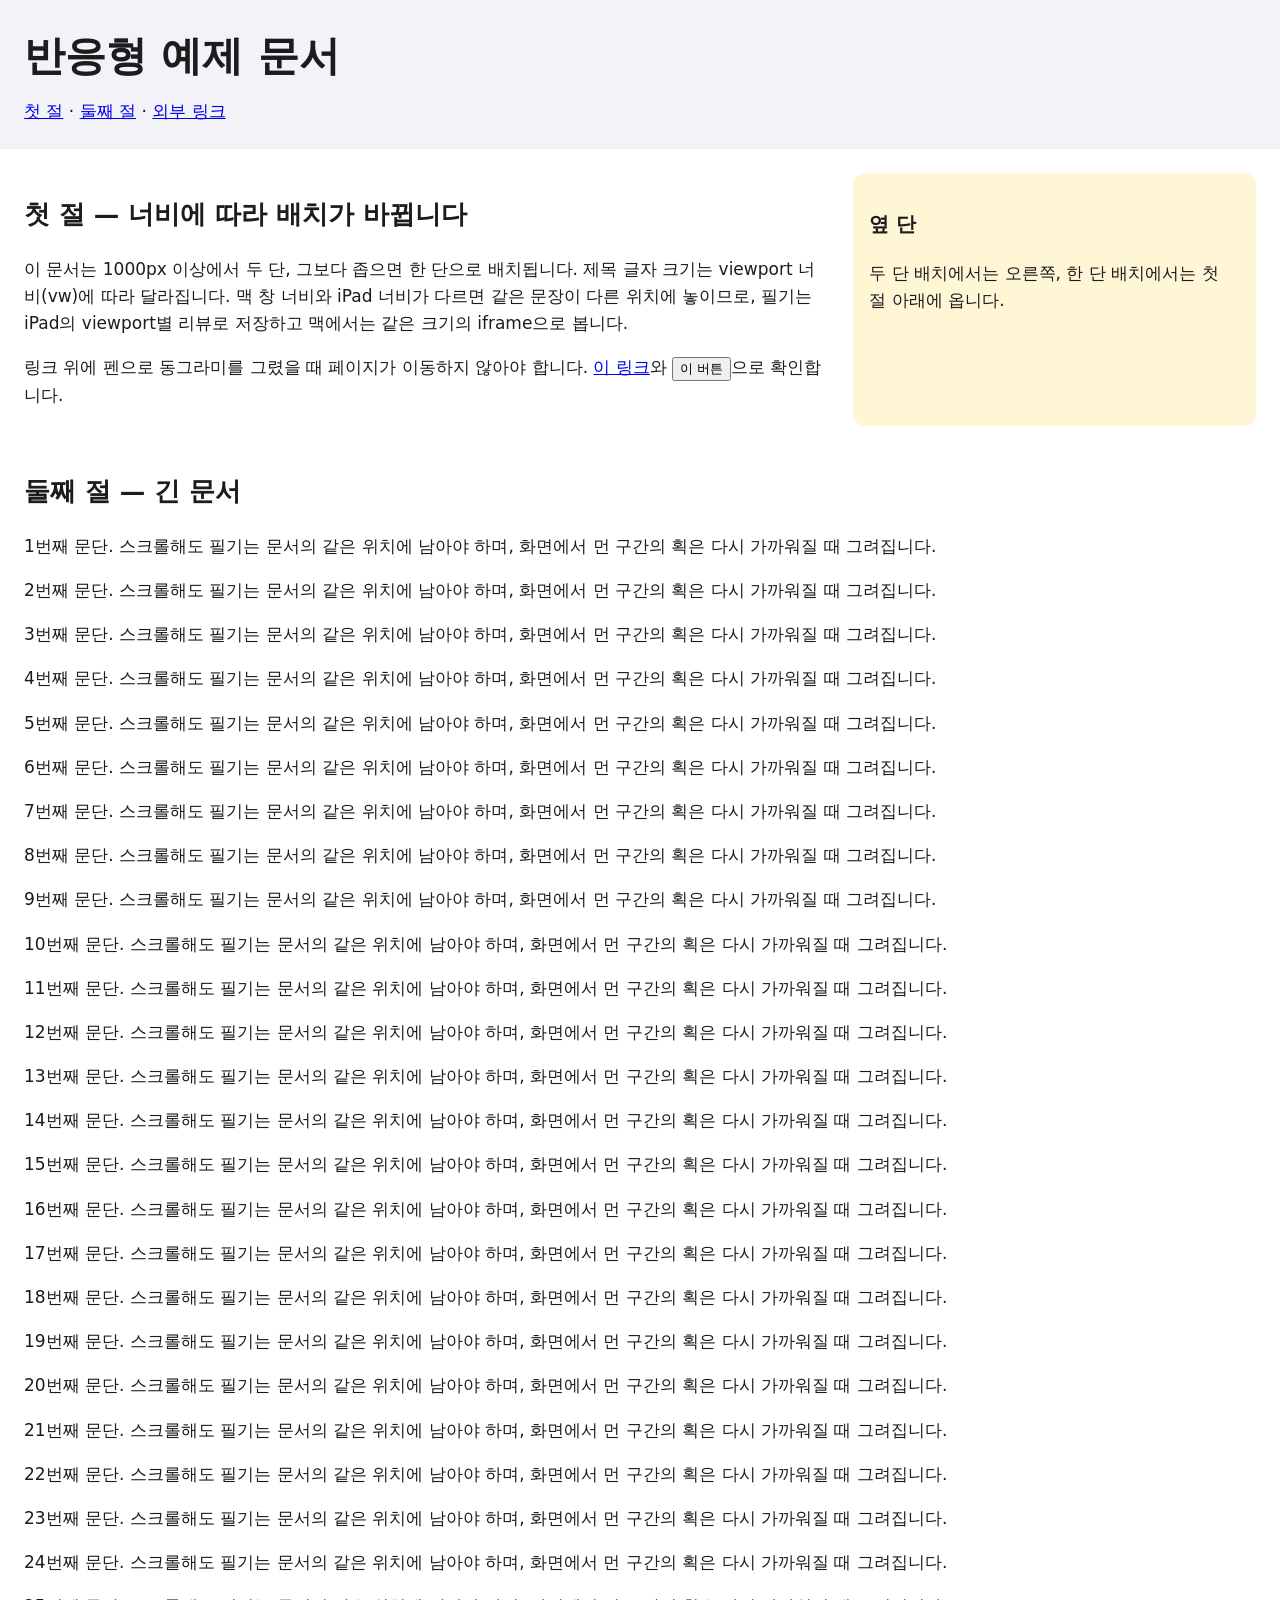
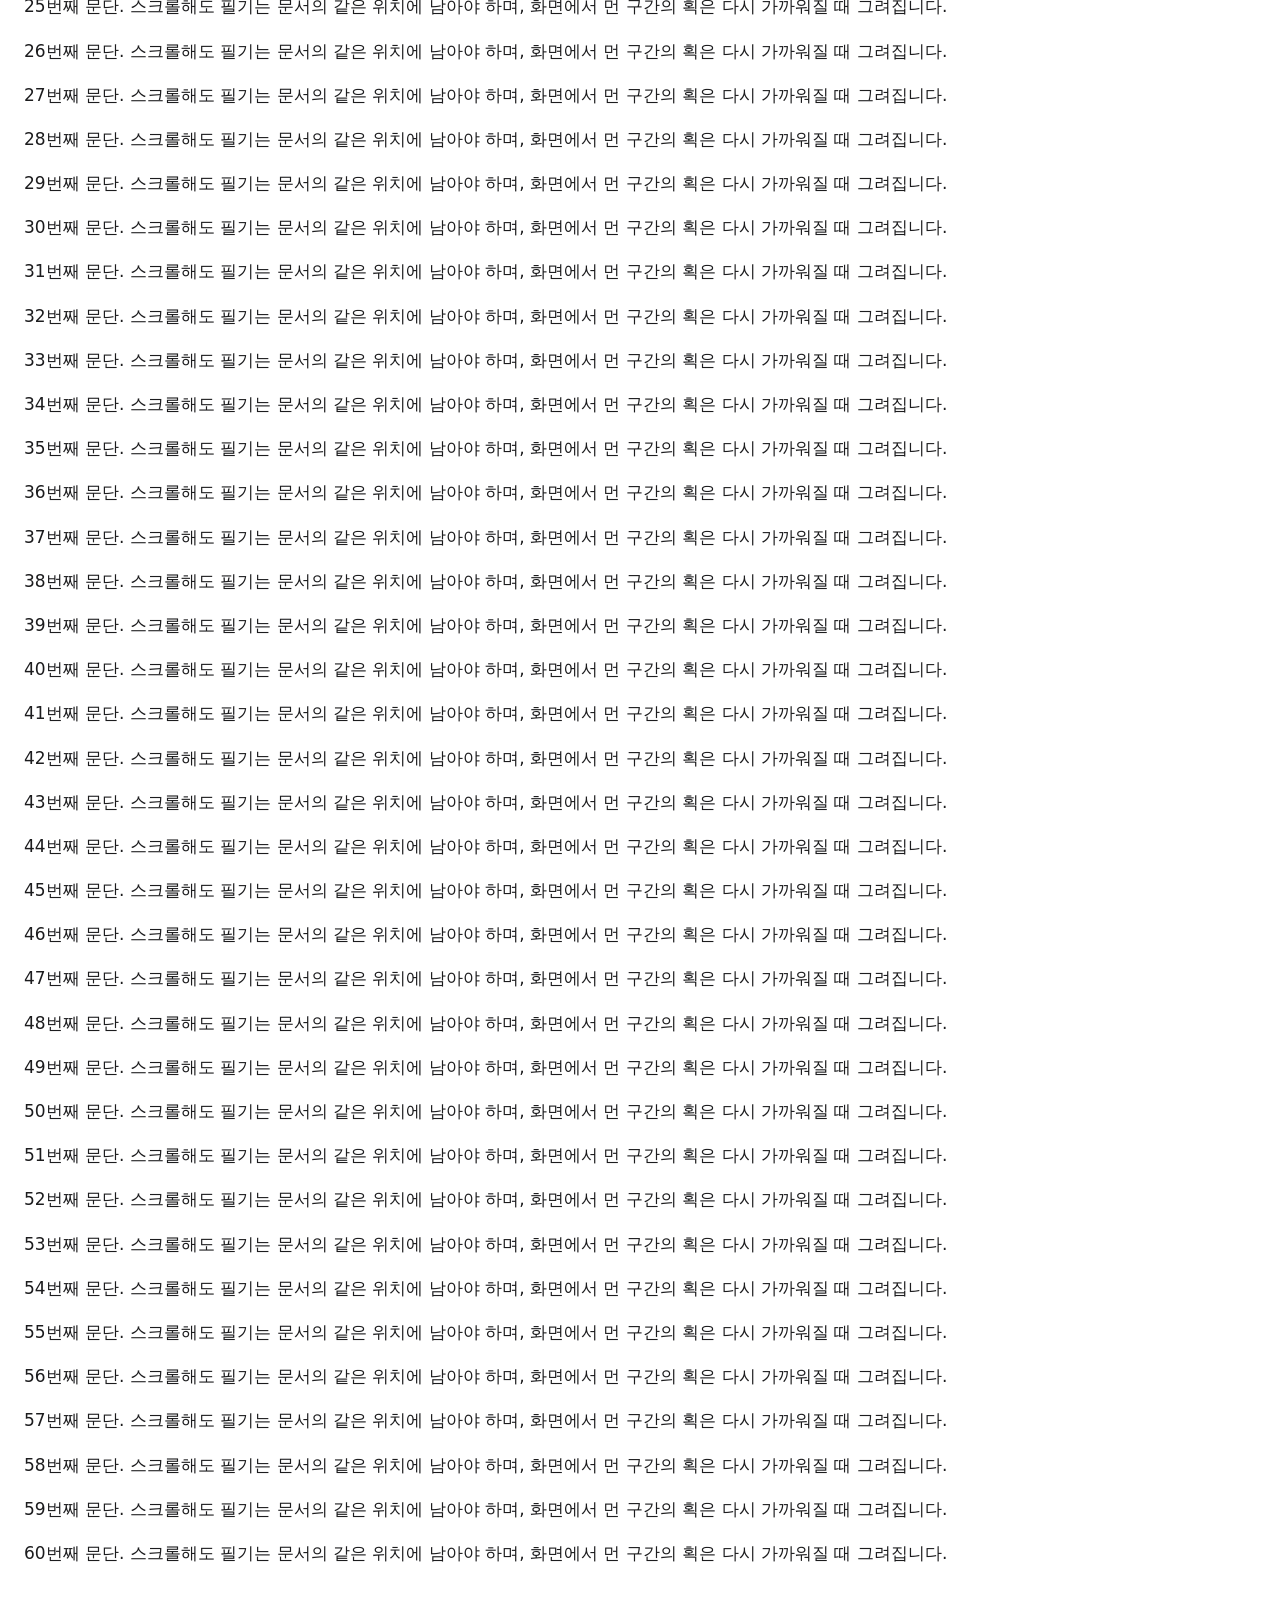
<file: library/examples/index.html>
<!doctype html>
<html lang="ko">
<head>
<meta charset="utf-8">
<meta name="viewport" content="width=device-width, initial-scale=1">
<title>반응형 예제</title>
<link rel="stylesheet" href="style.css">
</head>
<body>
<header>
  <h1>반응형 예제 문서</h1>
  <nav><a href="#one">첫 절</a> · <a href="#two">둘째 절</a> · <a href="https://example.com/">외부 링크</a></nav>
</header>
<main>
  <section id="one">
    <h2>첫 절 — 너비에 따라 배치가 바뀝니다</h2>
    <p>이 문서는 1000px 이상에서 두 단, 그보다 좁으면 한 단으로 배치됩니다. 제목 글자 크기는 viewport 너비(vw)에 따라 달라집니다. 맥 창 너비와 iPad 너비가 다르면 같은 문장이 다른 위치에 놓이므로, 필기는 iPad의 viewport별 리뷰로 저장하고 맥에서는 같은 크기의 iframe으로 봅니다.</p>
    <p>링크 위에 펜으로 동그라미를 그렸을 때 페이지가 이동하지 않아야 합니다. <a href="#two">이 링크</a>와 <button type="button" onclick="this.textContent = '눌림 ' + (+(this.dataset.n = (+this.dataset.n || 0) + 1))">이 버튼</button>으로 확인합니다.</p>
  </section>
  <aside>
    <h3>옆 단</h3>
    <p>두 단 배치에서는 오른쪽, 한 단 배치에서는 첫 절 아래에 옵니다.</p>
  </aside>
  <section id="two">
    <h2>둘째 절 — 긴 문서</h2>
  </section>
</main>
<script>
  // Long content so the canvas band has to move while scrolling.
  const two = document.getElementById('two');
  for (let i = 1; i <= 60; i++) {
    const p = document.createElement('p');
    p.textContent = `${i}번째 문단. 스크롤해도 필기는 문서의 같은 위치에 남아야 하며, 화면에서 먼 구간의 획은 다시 가까워질 때 그려집니다.`;
    two.append(p);
  }
</script>
</body>
</html>
</file>
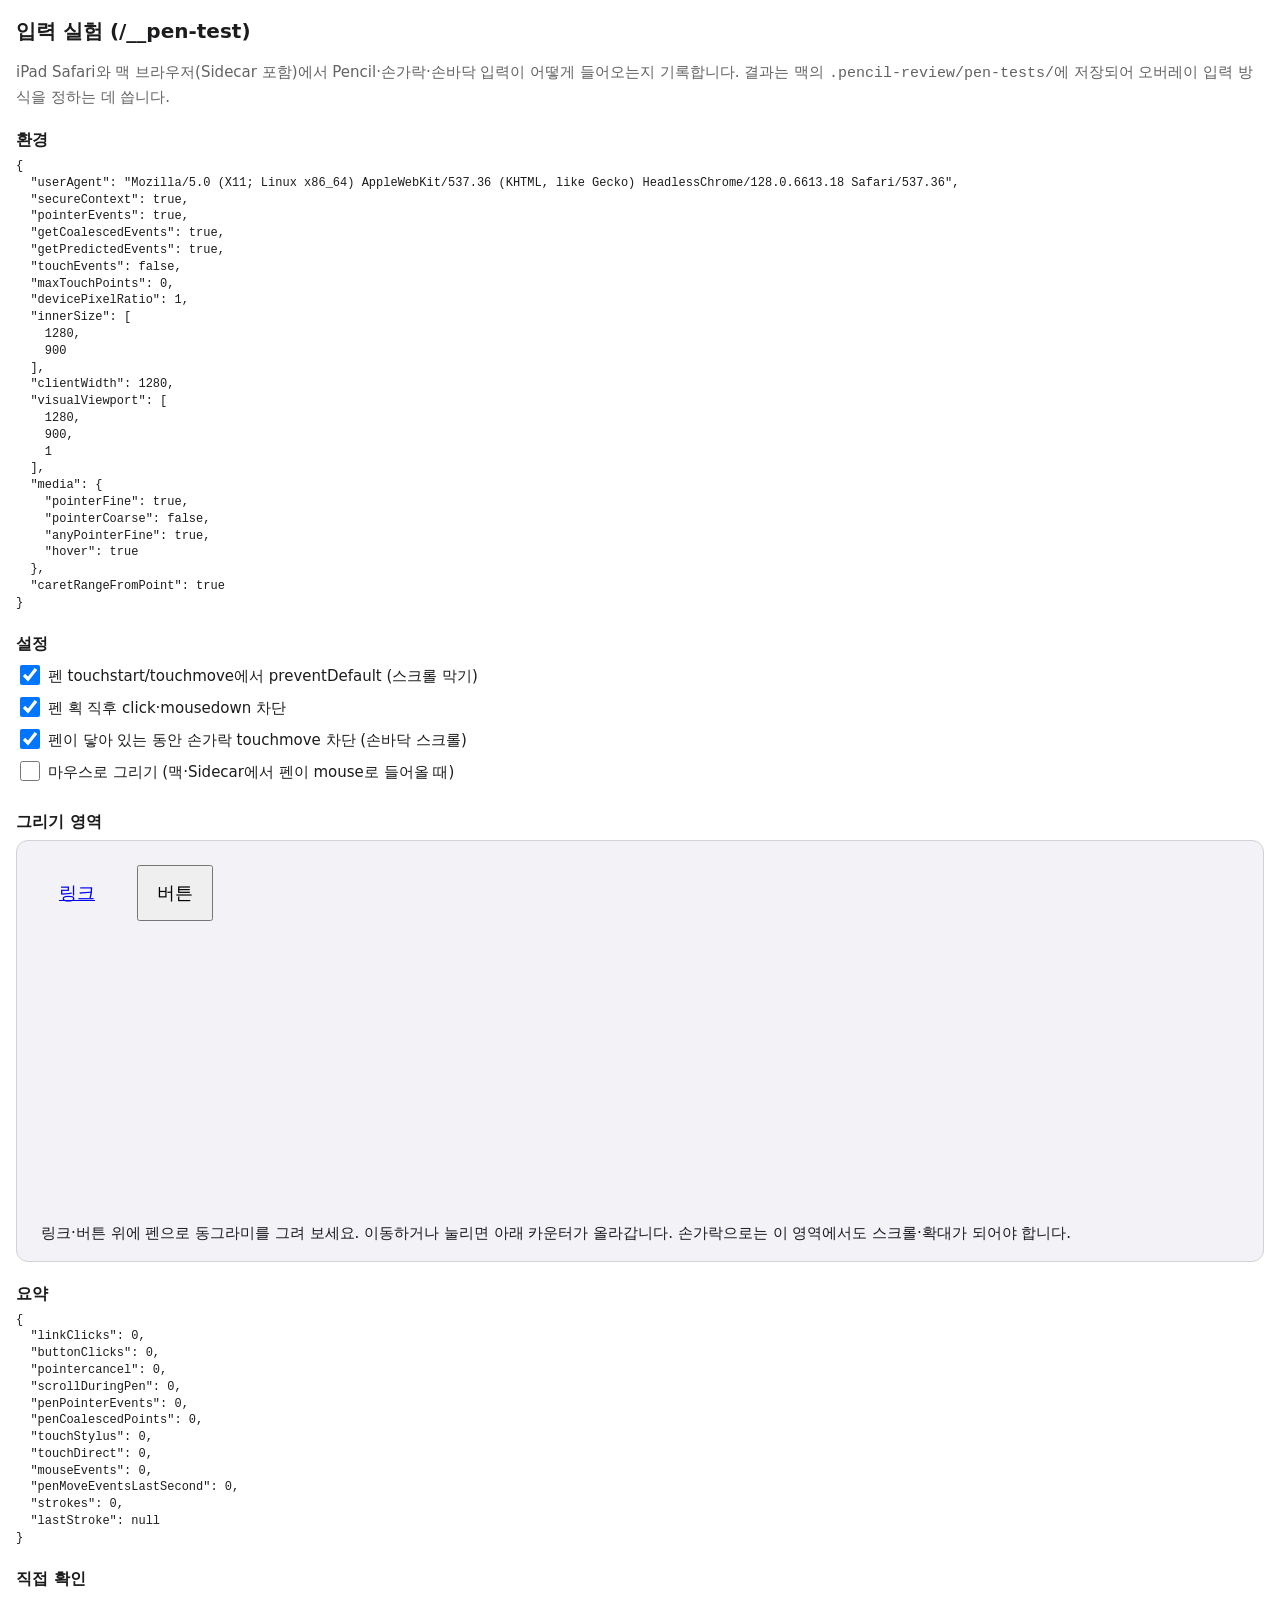
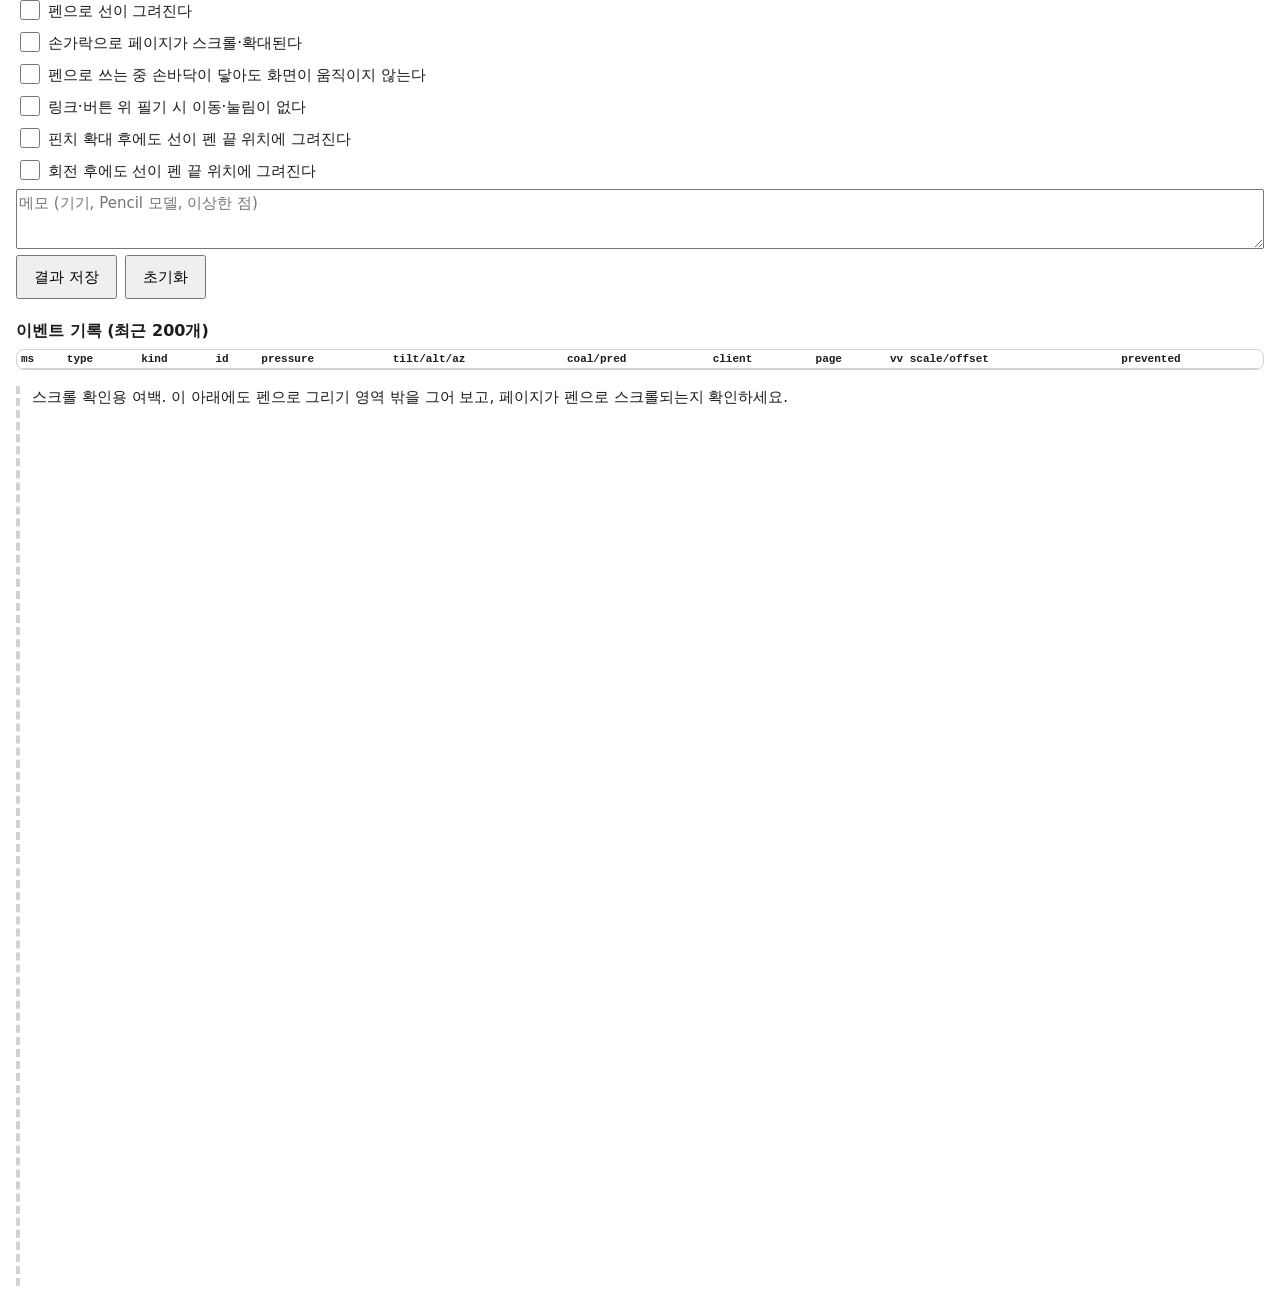
<file: library/client/pen-test.html>
<!doctype html>
<html lang="ko">
<head>
<meta charset="utf-8">
<meta name="viewport" content="width=device-width, initial-scale=1">
<title>InkBridge 서재 입력 실험</title>
<style>
  :root { color-scheme: light dark; --bg: #fff; --fg: #1c1c1e; --muted: #636366; --line: #d1d1d6; --pad: #f2f2f7; }
  @media (prefers-color-scheme: dark) { :root { --bg: #1c1c1e; --fg: #f2f2f7; --muted: #aeaeb2; --line: #48484a; --pad: #2c2c2e; } }
  body { margin: 0; padding: 16px; background: var(--bg); color: var(--fg); font: 15px/1.5 -apple-system, system-ui, sans-serif; }
  h1 { font-size: 20px; margin: 0 0 8px; }
  h2 { font-size: 16px; margin: 20px 0 6px; }
  .muted { color: var(--muted); }
  #pad { position: relative; height: 420px; border: 1px solid var(--line); border-radius: 12px; background: var(--pad); overflow: hidden; }
  #pad canvas { position: absolute; inset: 0; pointer-events: none; }
  #pad .targets { position: absolute; left: 24px; top: 24px; display: flex; gap: 24px; align-items: center; }
  #pad a, #pad button { font-size: 18px; padding: 14px 18px; }
  #pad p { position: absolute; left: 24px; right: 24px; bottom: 16px; margin: 0; }
  label { display: block; min-height: 32px; }
  input[type=checkbox] { width: 20px; height: 20px; vertical-align: -4px; }
  table { border-collapse: collapse; font: 11px/1.3 ui-monospace, Menlo, monospace; width: 100%; }
  td, th { border-bottom: 1px solid var(--line); padding: 2px 4px; text-align: left; white-space: nowrap; }
  #logBox { max-height: 320px; overflow: auto; border: 1px solid var(--line); border-radius: 8px; }
  pre { white-space: pre-wrap; font: 12px/1.4 ui-monospace, Menlo, monospace; margin: 0; }
  .row { display: flex; flex-wrap: wrap; gap: 8px; align-items: center; }
  button.main { min-height: 44px; padding: 0 16px; font: inherit; }
  textarea { width: 100%; min-height: 60px; font: inherit; box-sizing: border-box; }
  .spacer { height: 900px; border-left: 4px dashed var(--line); margin: 16px 0; padding-left: 12px; }
</style>
</head>
<body>
<h1>입력 실험 (/__pen-test)</h1>
<p class="muted">iPad Safari와 맥 브라우저(Sidecar 포함)에서 Pencil·손가락·손바닥 입력이 어떻게 들어오는지 기록합니다. 결과는 맥의 <code>.pencil-review/pen-tests/</code>에 저장되어 오버레이 입력 방식을 정하는 데 씁니다.</p>

<h2>환경</h2>
<pre id="env"></pre>

<h2>설정</h2>
<label><input type="checkbox" id="optTouch" checked> 펜 touchstart/touchmove에서 preventDefault (스크롤 막기)</label>
<label><input type="checkbox" id="optClick" checked> 펜 획 직후 click·mousedown 차단</label>
<label><input type="checkbox" id="optPalm" checked> 펜이 닿아 있는 동안 손가락 touchmove 차단 (손바닥 스크롤)</label>
<label><input type="checkbox" id="optMouse"> 마우스로 그리기 (맥·Sidecar에서 펜이 mouse로 들어올 때)</label>

<h2>그리기 영역</h2>
<div id="pad">
  <canvas id="ink"></canvas>
  <div class="targets">
    <a href="#link-clicked" id="link">링크</a>
    <button type="button" id="btn">버튼</button>
  </div>
  <p>링크·버튼 위에 펜으로 동그라미를 그려 보세요. 이동하거나 눌리면 아래 카운터가 올라갑니다. 손가락으로는 이 영역에서도 스크롤·확대가 되어야 합니다.</p>
</div>

<h2>요약</h2>
<pre id="summary"></pre>

<h2>직접 확인</h2>
<label><input type="checkbox" data-check="penDraws"> 펜으로 선이 그려진다</label>
<label><input type="checkbox" data-check="fingerScrolls"> 손가락으로 페이지가 스크롤·확대된다</label>
<label><input type="checkbox" data-check="noPalmScroll"> 펜으로 쓰는 중 손바닥이 닿아도 화면이 움직이지 않는다</label>
<label><input type="checkbox" data-check="noLinkNav"> 링크·버튼 위 필기 시 이동·눌림이 없다</label>
<label><input type="checkbox" data-check="zoomCoords"> 핀치 확대 후에도 선이 펜 끝 위치에 그려진다</label>
<label><input type="checkbox" data-check="rotateCoords"> 회전 후에도 선이 펜 끝 위치에 그려진다</label>
<textarea id="note" placeholder="메모 (기기, Pencil 모델, 이상한 점)"></textarea>
<div class="row"><button class="main" id="save">결과 저장</button><button class="main" id="reset">초기화</button><span id="saved" class="muted"></span></div>

<h2>이벤트 기록 (최근 200개)</h2>
<div id="logBox"><table><thead><tr><th>ms</th><th>type</th><th>kind</th><th>id</th><th>pressure</th><th>tilt/alt/az</th><th>coal/pred</th><th>client</th><th>page</th><th>vv scale/offset</th><th>prevented</th></tr></thead><tbody id="log"></tbody></table></div>

<div class="spacer">스크롤 확인용 여백. 이 아래에도 펜으로 그리기 영역 밖을 그어 보고, 페이지가 펜으로 스크롤되는지 확인하세요.</div>

<script>
(() => {
  const $ = (id) => document.getElementById(id);
  const pad = $('pad');
  const canvas = $('ink');
  const ctx = canvas.getContext('2d');
  const t0 = performance.now();
  const events = [];
  const strokes = [];
  const counters = { linkClicks: 0, buttonClicks: 0, pointercancel: 0, scrollDuringPen: 0, penPointerEvents: 0, penCoalescedPoints: 0, touchStylus: 0, touchDirect: 0, mouseEvents: 0 };
  let active = null;
  let lastPenEnd = -Infinity;
  let rateWindow = [];

  function env() {
    const mm = (q) => matchMedia(q).matches;
    return {
      userAgent: navigator.userAgent,
      secureContext: window.isSecureContext,
      pointerEvents: 'PointerEvent' in window,
      getCoalescedEvents: 'PointerEvent' in window && 'getCoalescedEvents' in PointerEvent.prototype,
      getPredictedEvents: 'PointerEvent' in window && 'getPredictedEvents' in PointerEvent.prototype,
      touchEvents: 'ontouchstart' in window,
      maxTouchPoints: navigator.maxTouchPoints,
      devicePixelRatio: window.devicePixelRatio,
      innerSize: [innerWidth, innerHeight],
      clientWidth: document.documentElement.clientWidth,
      visualViewport: window.visualViewport ? [visualViewport.width, visualViewport.height, visualViewport.scale] : null,
      media: { pointerFine: mm('(pointer: fine)'), pointerCoarse: mm('(pointer: coarse)'), anyPointerFine: mm('(any-pointer: fine)'), hover: mm('(hover: hover)') },
      caretRangeFromPoint: typeof document.caretRangeFromPoint === 'function',
    };
  }

  function resizeCanvas() {
    const dpr = window.devicePixelRatio || 1;
    canvas.width = pad.clientWidth * dpr;
    canvas.height = pad.clientHeight * dpr;
    ctx.setTransform(dpr, 0, 0, dpr, 0, 0);
    for (const s of strokes) drawAll(s);
  }

  function padPoint(e) {
    const r = pad.getBoundingClientRect();
    // Same conversion the overlay uses: clientX + scrollX, no visualViewport scaling. The log keeps pageX for comparison.
    return [e.clientX - r.left, e.clientY - r.top, e.pressure || 0];
  }

  function drawSeg(a, b, w) {
    ctx.lineCap = 'round';
    ctx.strokeStyle = '#e5484d';
    ctx.lineWidth = w;
    ctx.beginPath();
    ctx.moveTo(a[0], a[1]);
    ctx.lineTo(b[0], b[1]);
    ctx.stroke();
  }

  function drawAll(s) {
    for (let i = 1; i < s.points.length; i++) drawSeg(s.points[i - 1], s.points[i], 1 + s.points[i][2] * 4);
  }

  function vv() {
    const v = window.visualViewport;
    return v ? `${v.scale.toFixed(2)} ${v.offsetLeft.toFixed(0)},${v.offsetTop.toFixed(0)}` : '-';
  }

  function record(e, extra = {}) {
    const row = {
      ms: Math.round(performance.now() - t0),
      type: e.type,
      kind: e.pointerType ?? extra.kind ?? '',
      id: e.pointerId ?? extra.id ?? '',
      pressure: e.pressure !== undefined ? +e.pressure.toFixed(3) : extra.force ?? '',
      tilt: e.pointerType ? `${e.tiltX ?? ''}/${e.tiltY ?? ''} ${e.altitudeAngle !== undefined ? e.altitudeAngle.toFixed(2) : ''}/${e.azimuthAngle !== undefined ? e.azimuthAngle.toFixed(2) : ''}` : (extra.tilt ?? ''),
      coalesced: extra.coalesced ?? '',
      client: e.clientX !== undefined ? `${e.clientX.toFixed(1)},${e.clientY.toFixed(1)}` : extra.client ?? '',
      page: e.pageX !== undefined ? `${e.pageX.toFixed(1)},${e.pageY.toFixed(1)}` : extra.page ?? '',
      vv: vv(),
      prevented: extra.prevented ?? e.defaultPrevented,
      inStroke: !!active,
    };
    events.push(row);
    if (events.length > 2000) events.shift();
    if (active && active.sequence.length < 40) active.sequence.push(`${row.type}:${row.kind}`);
    queueRender();
  }

  let renderQueued = false;
  function queueRender() {
    if (renderQueued) return;
    renderQueued = true;
    requestAnimationFrame(() => {
      renderQueued = false;
      const tbody = $('log');
      tbody.replaceChildren(...events.slice(-200).reverse().map((r) => {
        const tr = document.createElement('tr');
        for (const k of ['ms', 'type', 'kind', 'id', 'pressure', 'tilt', 'coalesced', 'client', 'page', 'vv', 'prevented']) {
          const td = document.createElement('td');
          td.textContent = String(r[k]);
          tr.append(td);
        }
        return tr;
      }));
      $('summary').textContent = JSON.stringify(summary(), null, 2);
    });
  }

  function summary() {
    const now = performance.now();
    rateWindow = rateWindow.filter((t) => now - t < 1000);
    return {
      ...counters,
      penMoveEventsLastSecond: rateWindow.length,
      strokes: strokes.length,
      lastStroke: strokes.length ? {
        points: strokes.at(-1).points.length,
        durationMs: Math.round(strokes.at(-1).duration),
        pressureRange: strokes.at(-1).pressureRange,
        firstEvents: strokes.at(-1).sequence,
        cancelled: strokes.at(-1).cancelled,
      } : null,
    };
  }

  const wantsInk = (e) => e.pointerType === 'pen' || ($('optMouse').checked && e.pointerType === 'mouse');
  const inPad = (e) => pad.contains(e.target);

  window.addEventListener('pointerdown', (e) => {
    record(e);
    if (e.pointerType === 'pen') counters.penPointerEvents++;
    if (!wantsInk(e) || active) return;
    e.preventDefault();
    e.stopPropagation();
    active = { pointerId: e.pointerId, points: [padPoint(e)], start: performance.now(), sequence: [`pointerdown:${e.pointerType}`], scrollY: window.scrollY, scrollX: window.scrollX };
  }, { capture: true, passive: false });

  window.addEventListener('pointermove', (e) => {
    if (e.pointerType === 'pen') counters.penPointerEvents++;
    const list = typeof e.getCoalescedEvents === 'function' ? e.getCoalescedEvents() : [];
    const predicted = typeof e.getPredictedEvents === 'function' ? e.getPredictedEvents().length : '';
    if (!active || e.pointerId !== active.pointerId) {
      if (e.pointerType === 'pen') record(e, { coalesced: `${list.length}/${predicted}` });
      return;
    }
    e.preventDefault();
    e.stopPropagation();
    rateWindow.push(performance.now());
    counters.penCoalescedPoints += list.length || 1;
    record(e, { coalesced: `${list.length}/${predicted}` });
    for (const ev of list.length ? list : [e]) {
      const p = padPoint(ev);
      drawSeg(active.points.at(-1), p, 1 + p[2] * 4);
      active.points.push(p);
    }
  }, { capture: true, passive: false });

  function end(e) {
    if (e.type === 'pointercancel') counters.pointercancel++;
    record(e);
    if (!active || e.pointerId !== active.pointerId) return;
    e.preventDefault();
    e.stopPropagation();
    const pressures = active.points.map((p) => p[2]);
    strokes.push({
      points: active.points,
      duration: performance.now() - active.start,
      pressureRange: [Math.min(...pressures), Math.max(...pressures)].map((v) => +v.toFixed(3)),
      sequence: active.sequence,
      cancelled: e.type === 'pointercancel',
      scrolled: [window.scrollX - active.scrollX, window.scrollY - active.scrollY],
    });
    active = null;
    lastPenEnd = performance.now();
  }
  window.addEventListener('pointerup', end, { capture: true, passive: false });
  window.addEventListener('pointercancel', end, { capture: true, passive: false });

  function onTouch(e) {
    const touches = [...e.changedTouches];
    const stylus = touches.some((t) => t.touchType === 'stylus');
    for (const t of touches) {
      if (t.touchType === 'stylus') counters.touchStylus++;
      else counters.touchDirect++;
    }
    let prevented = false;
    if ((stylus && $('optTouch').checked) || (!stylus && active && $('optPalm').checked)) {
      e.preventDefault();
      prevented = true;
    }
    const t = touches[0];
    record(e, {
      kind: touches.map((x) => x.touchType ?? 'unknown').join('+'),
      id: t?.identifier,
      force: t?.force !== undefined ? +t.force.toFixed(3) : '',
      tilt: t?.altitudeAngle !== undefined ? `alt ${t.altitudeAngle.toFixed(2)} az ${t.azimuthAngle?.toFixed(2)}` : '',
      client: t ? `${t.clientX.toFixed(1)},${t.clientY.toFixed(1)}` : '',
      page: t ? `${t.pageX.toFixed(1)},${t.pageY.toFixed(1)}` : '',
      prevented,
    });
  }
  for (const type of ['touchstart', 'touchmove', 'touchend', 'touchcancel']) window.addEventListener(type, onTouch, { capture: true, passive: false });

  for (const type of ['mousedown', 'mouseup', 'click', 'dblclick', 'contextmenu']) {
    window.addEventListener(type, (e) => {
      counters.mouseEvents++;
      let prevented = false;
      if ($('optClick').checked && inPad(e) && (active || performance.now() - lastPenEnd < 500)) {
        e.preventDefault();
        e.stopPropagation();
        prevented = true;
      }
      record(e, { prevented });
    }, { capture: true, passive: false });
  }

  window.addEventListener('scroll', () => {
    if (active) counters.scrollDuringPen++;
  }, { passive: true });

  $('link').addEventListener('click', () => counters.linkClicks++);
  $('btn').addEventListener('click', () => counters.buttonClicks++);

  $('reset').addEventListener('click', () => {
    events.length = 0;
    strokes.length = 0;
    for (const k of Object.keys(counters)) counters[k] = 0;
    ctx.clearRect(0, 0, canvas.width, canvas.height);
    if (location.hash) history.replaceState(null, '', location.pathname);
    queueRender();
  });

  $('save').addEventListener('click', async () => {
    const checks = {};
    for (const c of document.querySelectorAll('[data-check]')) checks[c.dataset.check] = c.checked;
    const options = { touchPreventDefault: $('optTouch').checked, clickGuard: $('optClick').checked, palmGuard: $('optPalm').checked, mouseDraw: $('optMouse').checked };
    const body = { env: env(), options, checks, note: $('note').value, summary: summary(), strokes: strokes.map(({ points, ...rest }) => ({ ...rest, points: points.length })), events: events.slice(-400), navigatedToLink: location.hash === '#link-clicked' };
    try {
      const res = await fetch('/__pr/api/pen-tests', { method: 'POST', headers: { 'Content-Type': 'application/json' }, body: JSON.stringify(body) });
      $('saved').textContent = res.ok ? `저장됨: ${(await res.json()).saved}` : `저장 실패 (${res.status})`;
    } catch (err) {
      $('saved').textContent = `저장 실패: ${err.message}`;
    }
  });

  $('env').textContent = JSON.stringify(env(), null, 2);
  window.addEventListener('resize', () => {
    resizeCanvas();
    $('env').textContent = JSON.stringify(env(), null, 2);
  });
  resizeCanvas();
  queueRender();
})();
</script>
</body>
</html>
</file>
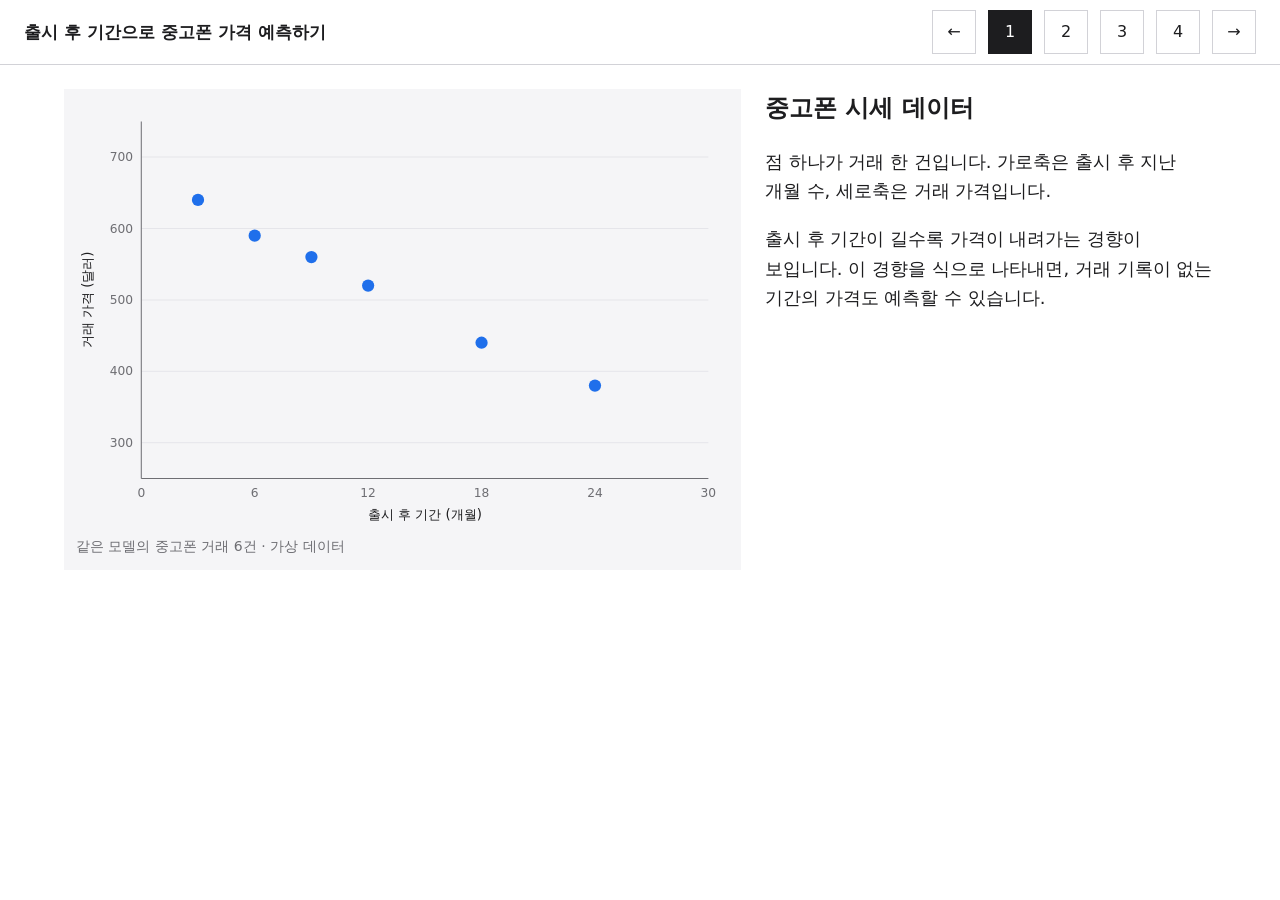
<file: library/examples/lesson.html>
<!doctype html>
<html lang="ko">
<head>
<meta charset="utf-8">
<meta name="viewport" content="width=device-width, initial-scale=1">
<title>출시 후 기간으로 중고폰 가격 예측하기</title>
<style>
  :root {
    --ink: #1d1d1f;
    --muted: #6e6e73;
    --line: #d2d2d7;
    --face: #f5f5f7;
    --point: #1f6feb;
    --model: #d1495b;
    --error: #e8a33d;
  }
  * { box-sizing: border-box; }
  body {
    margin: 0;
    color: var(--ink);
    background: #fff;
    font: 18px/1.65 -apple-system, "Apple SD Gothic Neo", system-ui, sans-serif;
    word-break: keep-all;
  }
  .bar {
    position: sticky;
    top: 0;
    z-index: 5;
    display: flex;
    align-items: center;
    gap: 12px;
    padding: 10px 24px;
    background: rgba(255, 255, 255, 0.95);
    border-bottom: 1px solid var(--line);
  }
  .bar h1 { margin: 0 auto 0 0; font-size: 17px; }
  .bar button, .controls button {
    min-width: 44px;
    min-height: 44px;
    padding: 0 14px;
    border: 1px solid var(--line);
    background: #fff;
    font: inherit;
    font-size: 16px;
    color: inherit;
  }
  .bar button[aria-current="step"] { background: var(--ink); color: #fff; border-color: var(--ink); }
  main {
    display: grid;
    grid-template-columns: 1fr;
    gap: 24px;
    max-width: 1200px;
    margin: 0 auto;
    padding: 24px;
  }
  @media (min-width: 900px) {
    main { grid-template-columns: minmax(0, 3fr) minmax(0, 2fr); align-items: start; }
  }
  figure { margin: 0; background: var(--face); padding: 12px; }
  svg { display: block; width: 100%; height: auto; }
  .axis { stroke: var(--muted); stroke-width: 1; }
  .grid { stroke: #e5e5ea; stroke-width: 1; }
  .tick { fill: var(--muted); font-size: 12px; }
  .label { fill: var(--ink); font-size: 13px; }
  .pt { fill: var(--point); }
  .model { stroke: var(--model); stroke-width: 3; }
  .err { stroke: var(--error); stroke-width: 2; stroke-dasharray: 4 3; }
  .probe { fill: var(--model); }
  .probe-guide { stroke: var(--model); stroke-width: 1; stroke-dasharray: 3 3; }
  figcaption { color: var(--muted); font-size: 14px; margin-top: 6px; }
  h2 { font-size: 24px; margin: 0 0 8px; }
  .eq { font: 20px/1.4 "SF Mono", ui-monospace, Menlo, monospace; padding: 8px 0; }
  .readout { font-size: 20px; padding: 10px 0; border-top: 1px solid var(--line); }
  .readout strong { color: var(--model); }
  label.slider { display: grid; grid-template-columns: 5ch 1fr 7ch; gap: 8px; align-items: center; margin: 8px 0; }
  input[type=range] { width: 100%; }
  .controls { display: flex; flex-wrap: wrap; gap: 8px; margin: 12px 0; }
  details { margin-top: 12px; color: var(--muted); }
  summary { cursor: pointer; min-height: 32px; }
  [hidden] { display: none !important; }
  .fade { transition: opacity 0.4s; }
  @media (prefers-reduced-motion: reduce) { .fade { transition: none; } }
</style>
</head>
<body>
<header class="bar">
  <h1>출시 후 기간으로 중고폰 가격 예측하기</h1>
  <button type="button" id="prev" aria-label="이전 단계">←</button>
  <button type="button" data-step="1">1</button>
  <button type="button" data-step="2">2</button>
  <button type="button" data-step="3">3</button>
  <button type="button" data-step="4">4</button>
  <button type="button" id="next" aria-label="다음 단계">→</button>
</header>

<main>
  <figure>
    <svg id="chart" viewBox="0 0 640 420" role="img" aria-label="출시 후 기간과 중고폰 가격 그래프"></svg>
    <figcaption>같은 모델의 중고폰 거래 6건 · 가상 데이터</figcaption>
  </figure>

  <div>
    <section data-for="1">
      <h2>중고폰 시세 데이터</h2>
      <p>점 하나가 거래 한 건입니다. 가로축은 출시 후 지난 개월 수, 세로축은 거래 가격입니다.</p>
      <p>출시 후 기간이 길수록 가격이 내려가는 경향이 보입니다. 이 경향을 식으로 나타내면, 거래 기록이 없는 기간의 가격도 예측할 수 있습니다.</p>
    </section>

    <section data-for="2" hidden>
      <h2>예측함수란 무엇인가?</h2>
      <p>출시 후 기간 x를 넣으면 예상 가격 ŷ를 내놓는 식을 예측함수라고 합니다. 여기서는 직선을 씁니다.</p>
      <div class="eq">ŷ = <span class="w-val">w</span> · x + <span class="b-val">b</span></div>
      <label class="slider">w <input type="range" id="w" min="-30" max="10" step="0.1"> <output class="w-val"></output></label>
      <label class="slider">b <input type="range" id="b" min="300" max="800" step="1"> <output class="b-val"></output></label>
      <p>w 값이 변하면 직선의 기울기가, b 값이 변하면 직선의 위치가 변합니다.</p>
      <div class="readout">출시 후 6개월 된 중고폰의 예측값: <strong id="probe-out"></strong></div>
      <p>이 값은 예측함수 위의 한 점입니다.</p>
    </section>

    <section data-for="3" hidden>
      <h2>얼마나 틀렸는지 재는 MSE</h2>
      <p>점선은 실제 거래 가격과 예측값의 차이, 즉 오차입니다.</p>
      <p>이 직선이 얼마나 틀렸는지 오차를 모아 계산하는 식이 MSE입니다. 각 오차를 제곱해서 평균을 구하면 됩니다.</p>
      <div class="eq">MSE = <span id="mse-sum"></span></div>
      <div class="readout">현재 직선의 MSE: <strong id="mse-out"></strong></div>
      <details>
        <summary>궁금하면: 오차를 그대로 더하지 않는 이유</summary>
        <p>실제 가격보다 높게 예측한 오차는 +, 낮게 예측한 오차는 −라서 그대로 더하면 서로 지워집니다. 제곱하면 모두 0 이상이 됩니다.</p>
      </details>
    </section>

    <section data-for="4" hidden>
      <h2>경사하강법으로 w와 b 찾기</h2>
      <p>처음엔 임의로 w = 0, b = 500에서 시작합니다. 한 번 반복할 때마다 MSE가 줄어드는 방향으로 w와 b를 조금씩 옮깁니다.</p>
      <div class="controls">
        <button type="button" id="play">재생</button>
        <button type="button" id="step1">한 번 반복</button>
        <button type="button" id="reset">처음으로</button>
      </div>
      <div class="readout">반복 <strong id="iter">0</strong>회 · w = <strong class="w-val"></strong>, b = <strong class="b-val"></strong> · MSE <strong id="mse-out-4"></strong></div>
      <p>직선이 점들 사이로 다가가는 동안 MSE가 어떻게 변하는지 관찰해 보세요.</p>
    </section>
  </div>
</main>

<script>
(() => {
  const X = [3, 6, 9, 12, 18, 24];
  const Y = [640, 590, 560, 520, 440, 380];
  const PROBE_X = 6;
  // Separate step sizes keep both parameters converging within ~40 iterations on this data.
  const RATE_W = 0.004;
  const RATE_B = 0.2;
  const START = { w: 0, b: 500 };
  const reduced = matchMedia('(prefers-reduced-motion: reduce)').matches;

  const svg = document.getElementById('chart');
  const NS = 'http://www.w3.org/2000/svg';
  const box = { left: 64, right: 620, top: 20, bottom: 370 };
  const xRange = [0, 30];
  const yRange = [250, 750];
  const sx = (x) => box.left + ((x - xRange[0]) / (xRange[1] - xRange[0])) * (box.right - box.left);
  const sy = (y) => box.bottom - ((y - yRange[0]) / (yRange[1] - yRange[0])) * (box.bottom - box.top);

  const state = { step: 1, w: -5, b: 650, playing: false, iter: 0 };

  function el(tag, attrs, parent = svg) {
    const node = document.createElementNS(NS, tag);
    for (const [k, v] of Object.entries(attrs)) node.setAttribute(k, v);
    parent.append(node);
    return node;
  }

  // Static axes and grid.
  for (let y = 300; y <= 700; y += 100) {
    el('line', { x1: box.left, x2: box.right, y1: sy(y), y2: sy(y), class: 'grid' });
    el('text', { x: box.left - 8, y: sy(y) + 4, 'text-anchor': 'end', class: 'tick' }).textContent = y;
  }
  for (let x = 0; x <= 30; x += 6) {
    el('text', { x: sx(x), y: box.bottom + 18, 'text-anchor': 'middle', class: 'tick' }).textContent = x;
  }
  el('line', { x1: box.left, x2: box.right, y1: box.bottom, y2: box.bottom, class: 'axis' });
  el('line', { x1: box.left, x2: box.left, y1: box.top, y2: box.bottom, class: 'axis' });
  el('text', { x: (box.left + box.right) / 2, y: box.bottom + 40, 'text-anchor': 'middle', class: 'label' }).textContent = '출시 후 기간 (개월)';
  el('text', { x: 16, y: (box.top + box.bottom) / 2, 'text-anchor': 'middle', class: 'label', transform: `rotate(-90 16 ${(box.top + box.bottom) / 2})` }).textContent = '거래 가격 (달러)';

  const errGroup = el('g', { class: 'fade' });
  const errLines = X.map(() => el('line', { class: 'err' }, errGroup));
  const model = el('line', { class: 'model fade' });
  const probeGuide = el('line', { class: 'probe-guide fade' });
  const probe = el('circle', { r: 7, class: 'probe fade' });
  X.forEach((x, i) => el('circle', { cx: sx(x), cy: sy(Y[i]), r: 6, class: 'pt' }));

  const predict = (x) => state.w * x + state.b;
  const mse = () => X.reduce((s, x, i) => s + (predict(x) - Y[i]) ** 2, 0) / X.length;
  const fmt = (v, d = 1) => (Math.round(v * 10 ** d) / 10 ** d).toLocaleString('ko-KR');

  function render() {
    const show = (node, on) => (node.style.opacity = on ? 1 : 0);
    const [x0, x1] = xRange;
    model.setAttribute('x1', sx(x0));
    model.setAttribute('y1', sy(predict(x0)));
    model.setAttribute('x2', sx(x1));
    model.setAttribute('y2', sy(predict(x1)));
    errLines.forEach((line, i) => {
      line.setAttribute('x1', sx(X[i]));
      line.setAttribute('x2', sx(X[i]));
      line.setAttribute('y1', sy(Y[i]));
      line.setAttribute('y2', sy(predict(X[i])));
    });
    probe.setAttribute('cx', sx(PROBE_X));
    probe.setAttribute('cy', sy(predict(PROBE_X)));
    probeGuide.setAttribute('x1', sx(PROBE_X));
    probeGuide.setAttribute('x2', sx(PROBE_X));
    probeGuide.setAttribute('y1', box.bottom);
    probeGuide.setAttribute('y2', sy(predict(PROBE_X)));

    show(model, state.step >= 2);
    show(probe, state.step === 2);
    show(probeGuide, state.step === 2);
    show(errGroup, state.step >= 3);

    document.querySelectorAll('.w-val').forEach((n) => (n.textContent = fmt(state.w)));
    document.querySelectorAll('.b-val').forEach((n) => (n.textContent = fmt(state.b, 0)));
    document.getElementById('w').value = state.w;
    document.getElementById('b').value = state.b;
    document.getElementById('probe-out').textContent = `${fmt(predict(PROBE_X), 0)}달러`;
    const errs = X.map((x, i) => predict(x) - Y[i]);
    document.getElementById('mse-sum').textContent = `(${errs.map((e) => `${fmt(e, 0)}²`).join(' + ')}) ÷ ${X.length}`;
    document.getElementById('mse-out').textContent = fmt(mse(), 0);
    document.getElementById('mse-out-4').textContent = fmt(mse(), 0);
    document.getElementById('iter').textContent = state.iter;
    document.getElementById('play').textContent = state.playing ? '멈춤' : '재생';
  }

  function goTo(step) {
    state.step = Math.min(4, Math.max(1, step));
    if (state.step === 4 && state.iter === 0) Object.assign(state, START);
    stop();
    for (const s of document.querySelectorAll('section[data-for]')) s.hidden = Number(s.dataset.for) !== state.step;
    document.querySelectorAll('[data-step]').forEach((b) => b.setAttribute('aria-current', Number(b.dataset.step) === state.step ? 'step' : 'false'));
    // The step lives in the URL so a review tool (and a bookmark) can return to the same screen.
    if (location.hash !== `#step=${state.step}`) history.replaceState(null, '', `#step=${state.step}`);
    window.dispatchEvent(new HashChangeEvent('hashchange'));
    render();
  }

  function iterate() {
    let gw = 0;
    let gb = 0;
    X.forEach((x, i) => {
      const e = predict(x) - Y[i];
      gw += (2 * e * x) / X.length;
      gb += (2 * e) / X.length;
    });
    state.w -= RATE_W * gw;
    state.b -= RATE_B * gb;
    state.iter++;
  }

  let timer = 0;
  function play() {
    if (reduced) {
      while (state.iter < 60) iterate();
      return render();
    }
    state.playing = true;
    timer = setInterval(() => {
      iterate();
      if (state.iter >= 60) stop();
      render();
    }, 120);
    render();
  }
  function stop() {
    clearInterval(timer);
    state.playing = false;
  }

  document.getElementById('prev').addEventListener('click', () => goTo(state.step - 1));
  document.getElementById('next').addEventListener('click', () => goTo(state.step + 1));
  document.querySelectorAll('[data-step]').forEach((b) => b.addEventListener('click', () => goTo(Number(b.dataset.step))));
  document.getElementById('w').addEventListener('input', (e) => { state.w = Number(e.target.value); render(); });
  document.getElementById('b').addEventListener('input', (e) => { state.b = Number(e.target.value); render(); });
  document.getElementById('play').addEventListener('click', () => (state.playing ? (stop(), render()) : play()));
  document.getElementById('step1').addEventListener('click', () => { stop(); iterate(); render(); });
  document.getElementById('reset').addEventListener('click', () => { stop(); Object.assign(state, START, { iter: 0 }); render(); });
  document.addEventListener('keydown', (e) => {
    if (e.target.closest('input, textarea, select')) return;
    if (e.key === 'ArrowRight') goTo(state.step + 1);
    if (e.key === 'ArrowLeft') goTo(state.step - 1);
    if (e.key === ' ' && state.step === 4) {
      e.preventDefault();
      state.playing ? (stop(), render()) : play();
    }
  });
  window.addEventListener('hashchange', () => {
    const n = Number(new URLSearchParams(location.hash.slice(1)).get('step'));
    if (n && n !== state.step) goTo(n);
  });

  goTo(Number(new URLSearchParams(location.hash.slice(1)).get('step')) || 1);
})();
</script>
</body>
</html>
</file>
<file: library/examples/style.css>
body {
  margin: 0;
  font: 17px/1.6 -apple-system, system-ui, sans-serif;
  color: #1c1c1e;
  background: #fff;
}

header {
  padding: 24px;
  background: #f2f2f7;
}

h1 {
  margin: 0 0 8px;
  font-size: max(24px, 3.2vw);
}

main {
  display: grid;
  grid-template-columns: 1fr;
  gap: 24px;
  padding: 24px;
}

aside {
  padding: 16px;
  background: #fff6d5;
  border-radius: 12px;
}

@media (min-width: 1000px) {
  main {
    grid-template-columns: 2fr 1fr;
  }
  #two {
    grid-column: 1 / -1;
  }
}
</file>
